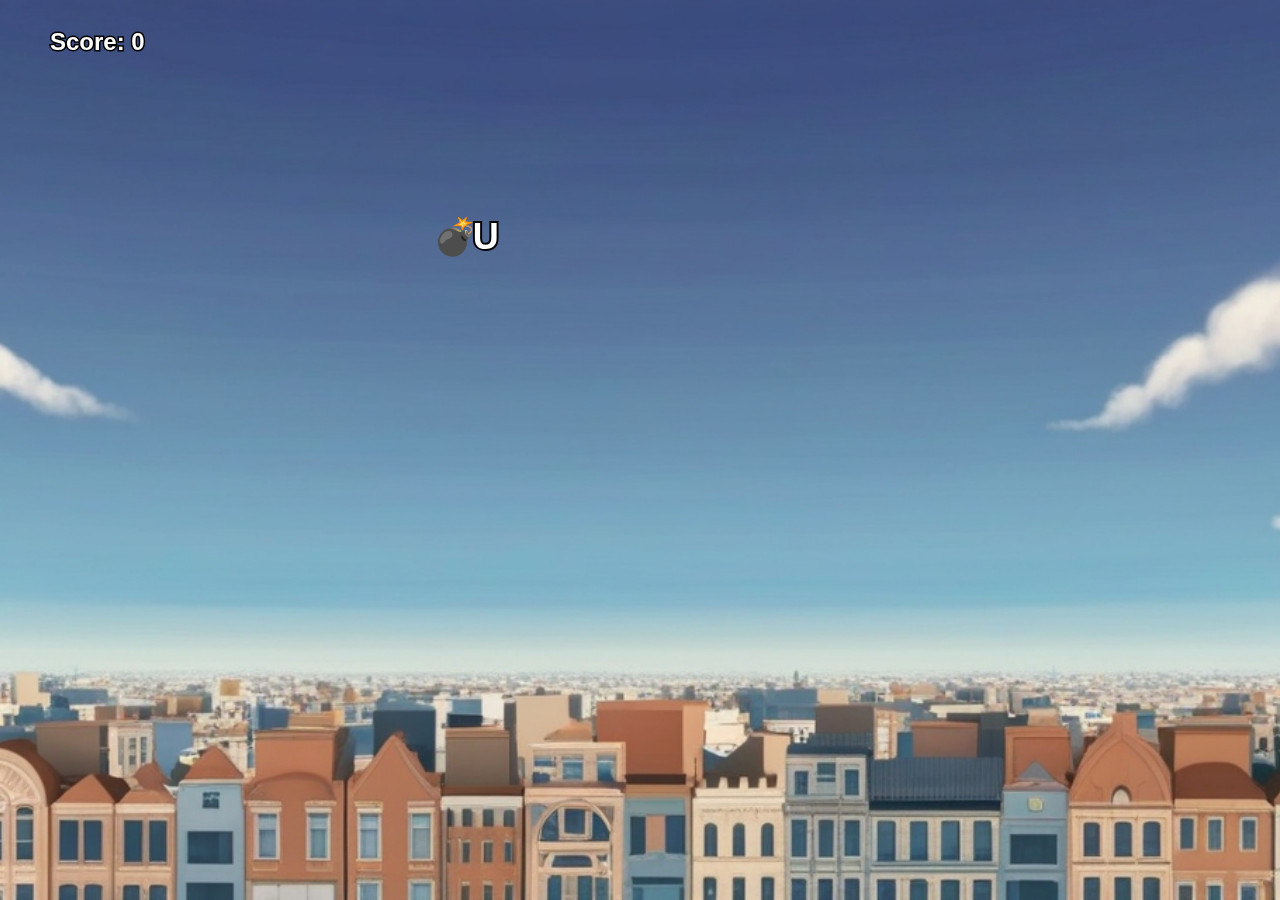
<file: bomb.html>
<!DOCTYPE html>
<html lang="en">
<head>
    <meta charset="UTF-8">
    <meta name="viewport" content="width=device-width, initial-scale=1.0">
    <title>Letter Bomb Game</title>
    <link rel="stylesheet" href="bstyle.css">
</head>
<body>
    <canvas id="gameCanvas"></canvas>
    <input type="text" id="mobileInput" autocomplete="off">
    <div id="message">
    <p>Save these buildings😲 from the bomb 💣💥 by clicking the right alphabets[A,B,C,D]</p>
    </div>
    <div id="gameOver">
        <h2>Game Over</h2>
        <p>Your score: <span id="finalScore"></span></p>
        <button onclick="restartGame()">Play Again</button>
    </div>
    <script src="bscript.js"></script>
</body>
</html>
</file>
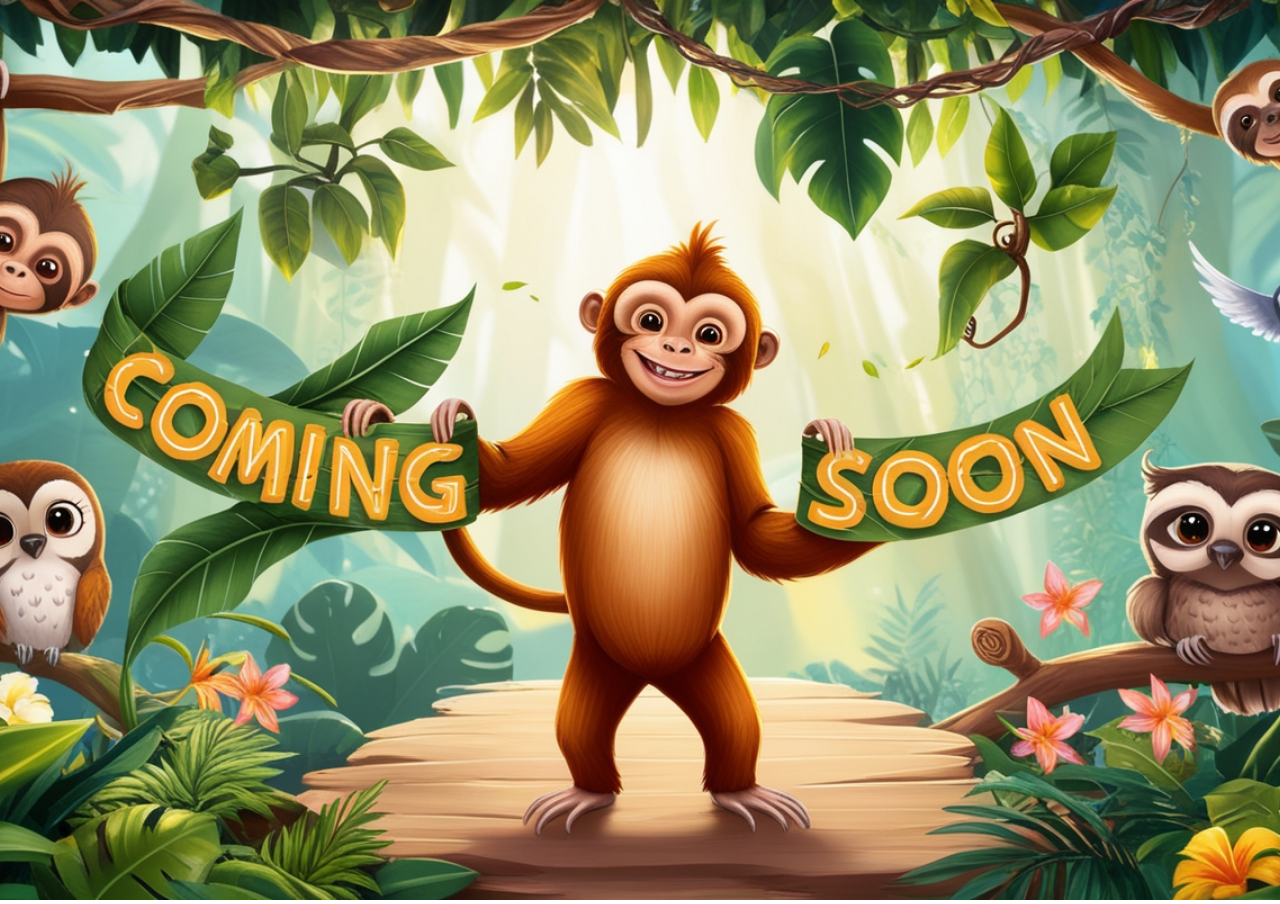
<file: comingsoon.html>
<!DOCTYPE html>
<html lang="en">
<head>
    <meta charset="UTF-8">
    <meta name="viewport" content="width=device-width, initial-scale=1.0">
    <title>Image Example</title>
    <link rel="stylesheet" href="comingstyle.css">
</head>
<body>
    <div class="image-container">
        <img src="coming soon mainpage.jpg" alt="A beautiful scenery" class="image">
    </div>
</body>
</html>
</file>
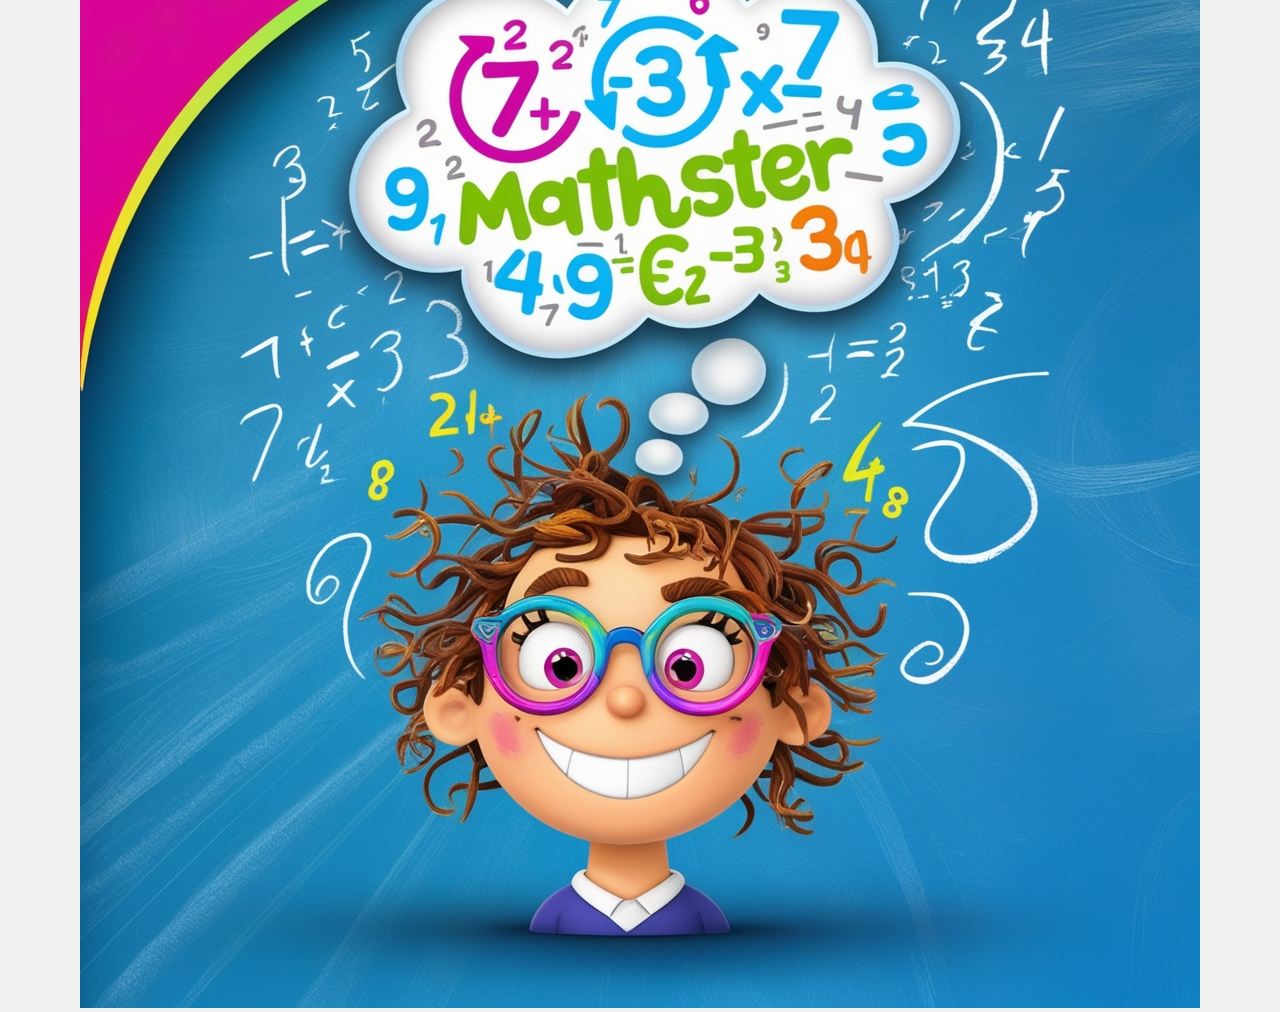
<file: extra.html>
<!DOCTYPE html>
<html lang="en">
<head>
    <meta charset="UTF-8">
    <meta name="viewport" content="width=device-width, initial-scale=1.0">
    <title>Clickable Image</title>
    <style>
        /* Optional: Add some basic styling to ensure the image is properly visible */
        body {
            display: flex;
            justify-content: center;
            align-items: center;
            height: 100vh;
            margin: 0;
            background-color: #f0f0f0;
        }
        a {
            display: block;
        }
        img {
            max-width: 100%;
            height: auto;
        }
    </style>
</head>
<body>
    <a href="../sih_project/walking_animation.html">
        <img src="maths.jpg" alt="Maths Image">
    </a>
    
</body>
</html>
</file>
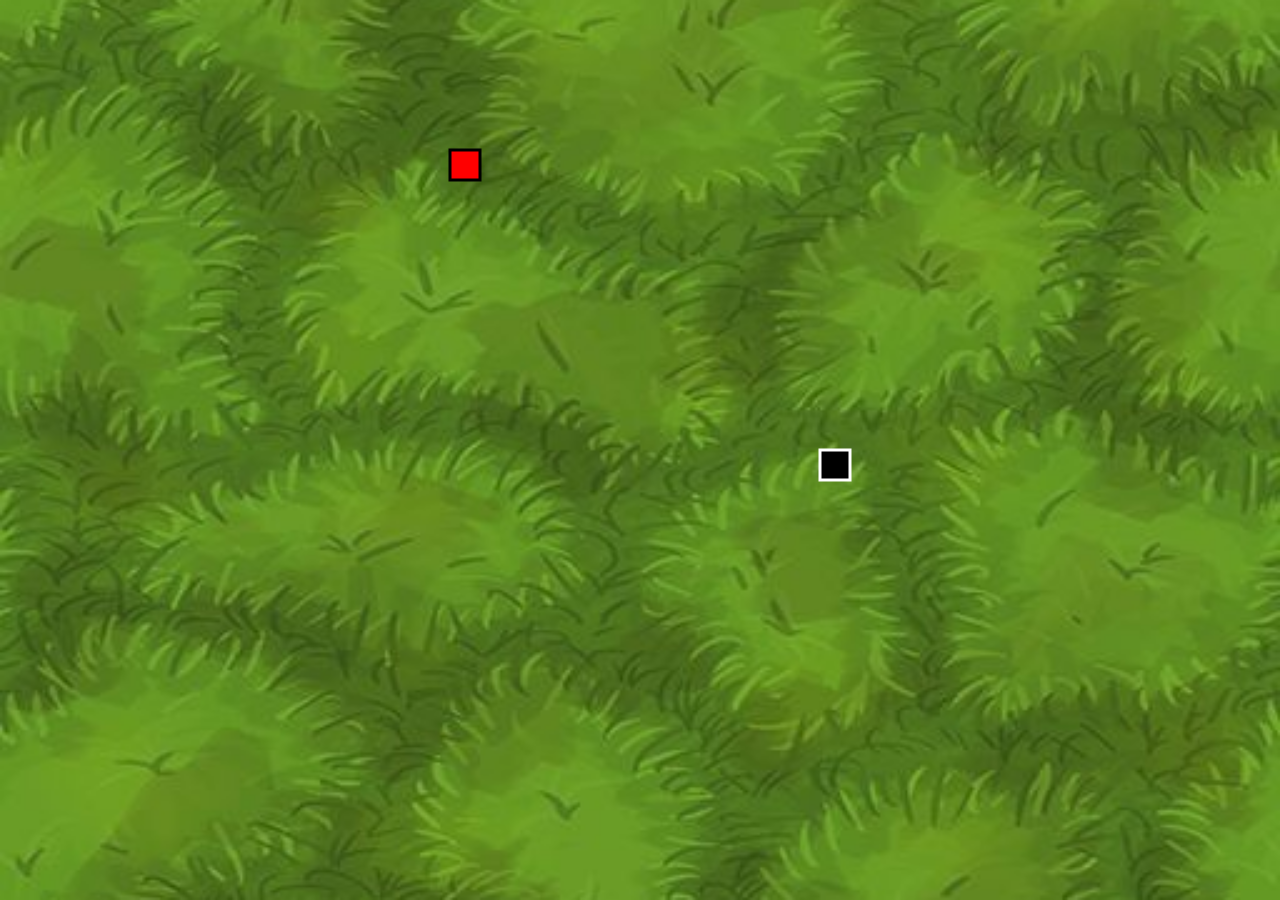
<file: Snake Game.html>
<!DOCTYPE html>
<html lang="en">
<head>
    <meta charset="UTF-8">
    <meta name="viewport" content="width=device-width, initial-scale=1.0">
    <title>Snake Game</title>
    <link rel="stylesheet" href="snakestyles.css">
</head>
<body>
    <canvas id="gameCanvas"></canvas>
    <div id="color-indicator"></div>
    <button id="restart-button" onclick="restartGame()">Restart Game</button>
    <div id="sparkles" class="falling-sparkles"></div> <!-- Sparkles container -->
    <script src="snakescript.js"></script>
</body>
</html>
</file>
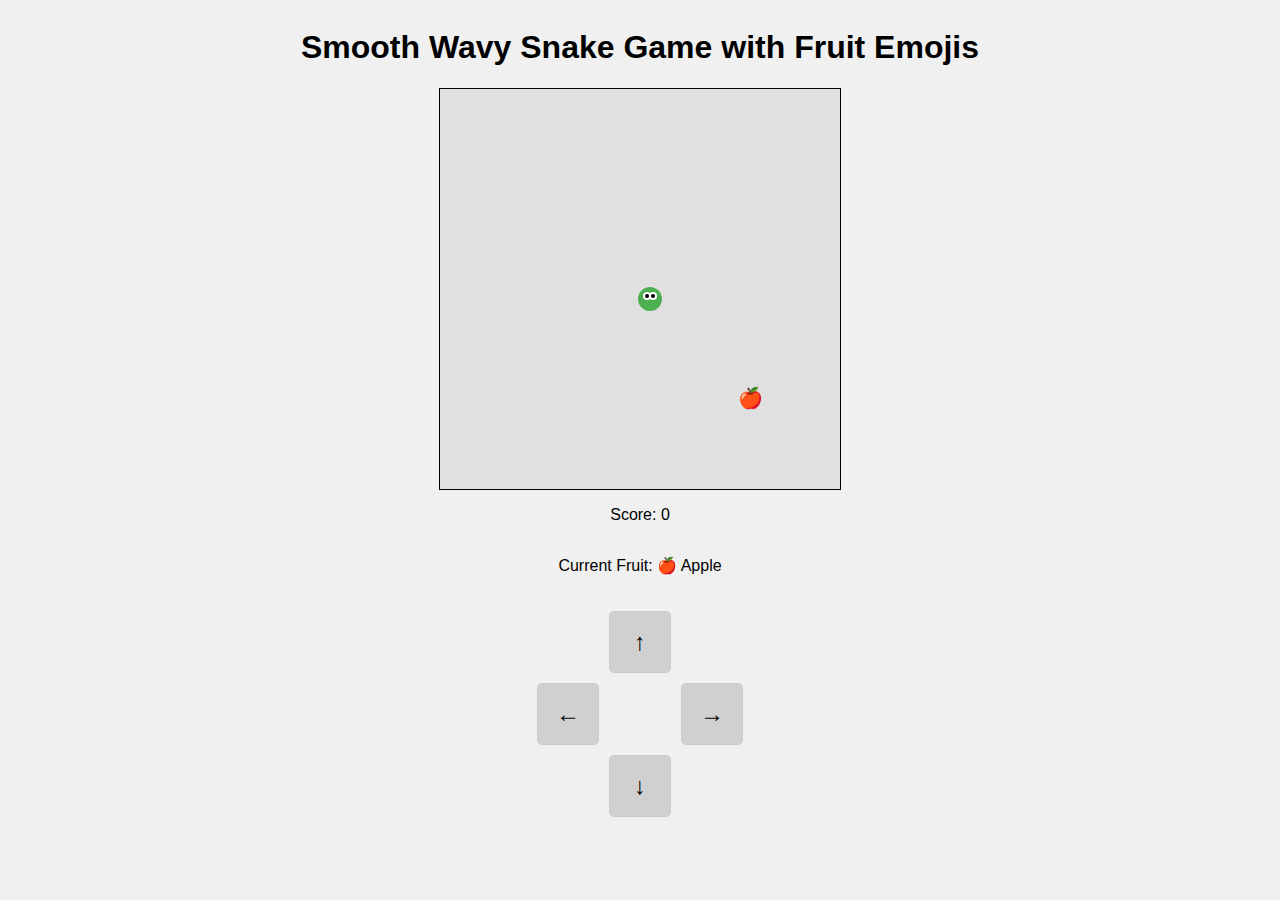
<file: snakefruit.html>
<!DOCTYPE html>
<html lang="en">
<head>
    <meta charset="UTF-8">
    <meta name="viewport" content="width=device-width, initial-scale=1.0">
    <title>Smooth Wavy Snake Game with Fruit Emojis</title>
    <link rel="stylesheet" href="sstyle.css">
</head>
<body>
    <h1>Smooth Wavy Snake Game with Fruit Emojis</h1>
    <canvas id="gameCanvas" width="400" height="400"></canvas>
    <p>Score: <span id="score">0</span></p>
    <p>Current Fruit: <span id="currentFruit"></span></p>
    <div id="controls">
        <div></div>
        <div class="control-btn" id="upBtn">↑</div>
        <div></div>
        <div class="control-btn" id="leftBtn">←</div>
        <div></div>
        <div class="control-btn" id="rightBtn">→</div>
        <div></div>
        <div class="control-btn" id="downBtn">↓</div>
        <div></div>
    </div>
    <script src="sscript.js"></script>
</body>
</html>
</file>
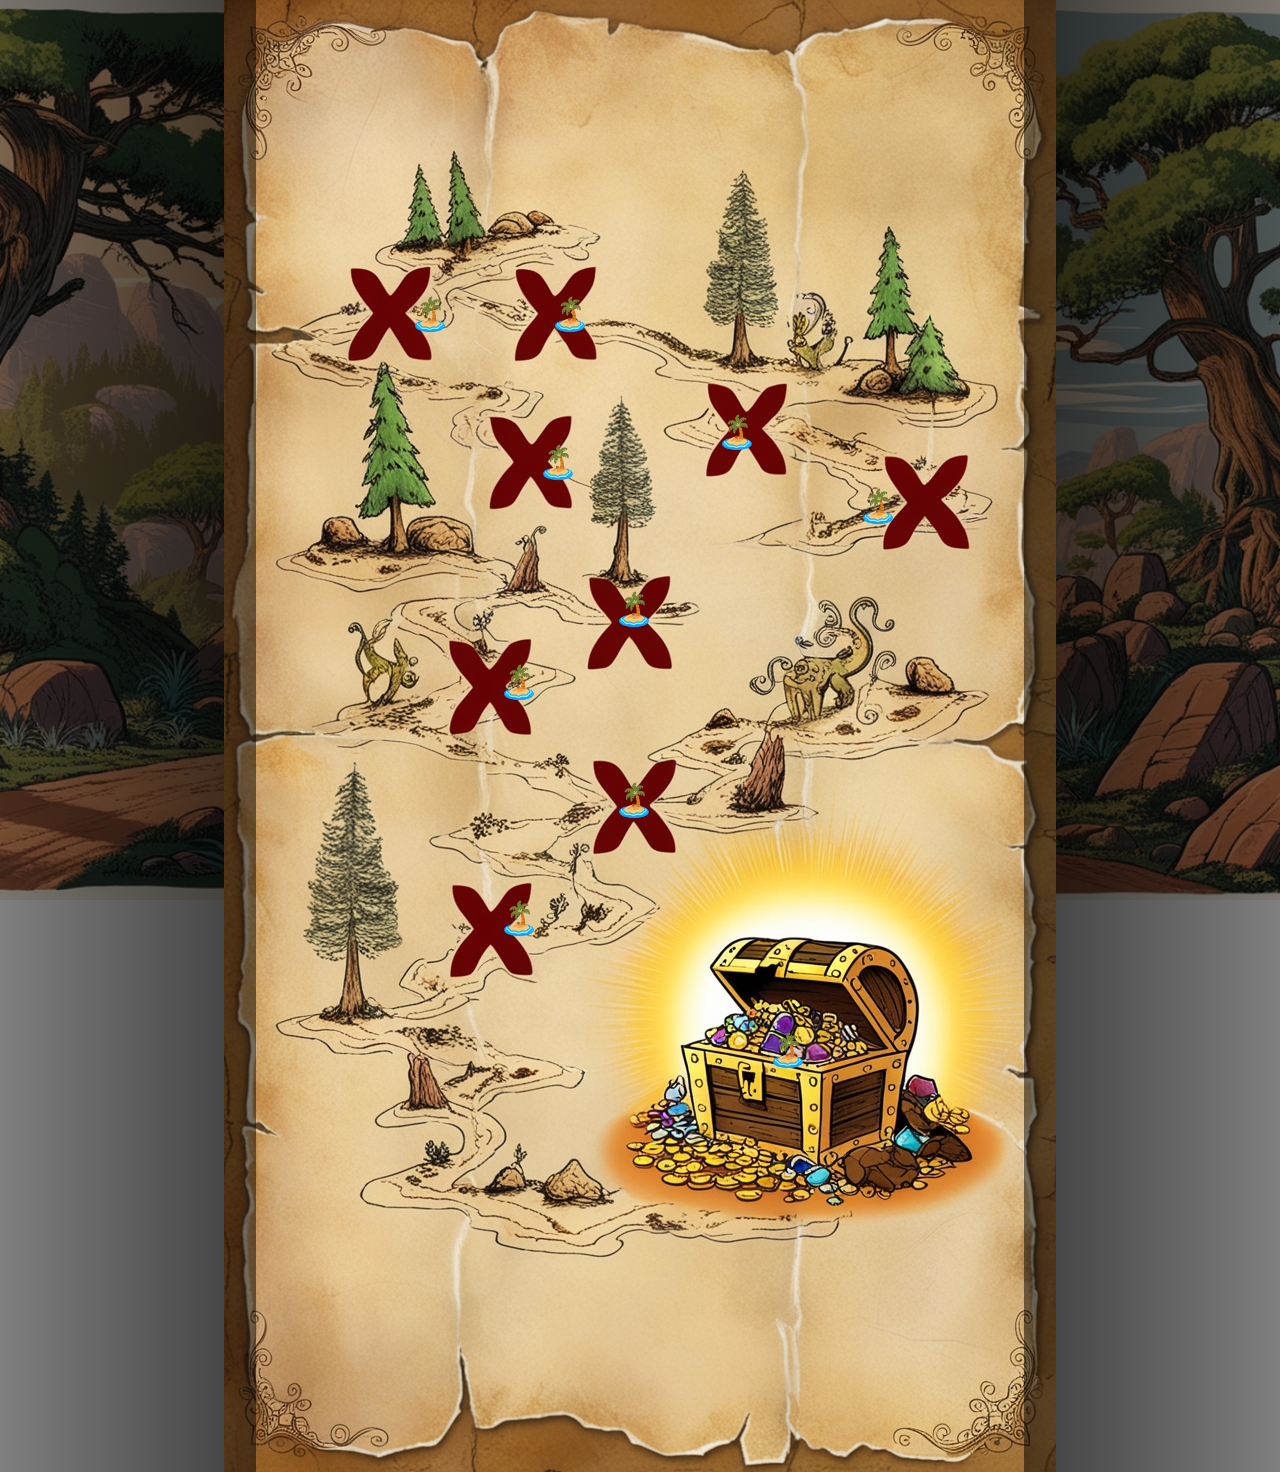
<file: videogamessection.html>
<!DOCTYPE html>
<html lang="en">
<head>
    <meta charset="UTF-8">
    <meta name="viewport" content="width=device-width, initial-scale=1.0">
    <title>Treasure Map</title>
    <link rel="stylesheet" href="vstyle.css">
</head>
<body>
    <div class="map-container">

        <a href="../sih_project/walking_animation.html">
            <div id="marker1" class="marker">
            <img src="maths.jpg" alt="Maths Image">
            </div>
        </a>
        
        <a href="../sih project2/Snake Game.html">
            <div id="marker2" class="marker">
            <img src="colours.jpg" >
            </div>
        </a>
        <a href="../wordbomb sih/bomb.html">
            <div id="marker3" class="marker">
            <img src="words.jpg" >
            </div>
        </a>
        <a href="../snake fruit sih/snakefruit.html">
            <div id="marker4" class="marker">
            <img src="fruits.jpg" >
            </div>
        </a>
        <a href="../snake fruit sih/snakefruit.html">
            <div id="marker5" class="marker">
            <img src="animal.jpg" >
            </div>
        </a>
        
        <!-- Marker 6 -->
        <div id="marker6" class="marker">
            <img src="coming soon.jpg" alt="Treasure">
        </div>
        <!-- Marker 7 -->
        <div id="marker7" class="marker">
            <img src="coming soon.jpg" alt="Treasure">
        </div>
        <div id="marker8" class="marker">
            <img src="coming soon.jpg" alt="Treasure">
        </div>
        <div id="marker9" class="marker">
            <img src="coming soon.jpg" alt="Treasure">
        </div>
        <div id="marker10" class="marker">
            <img src="coming soon.jpg" alt="Treasure">
        </div>
    </div>

    <script src="vscript.js"></script>
</body>
</html>
</file>
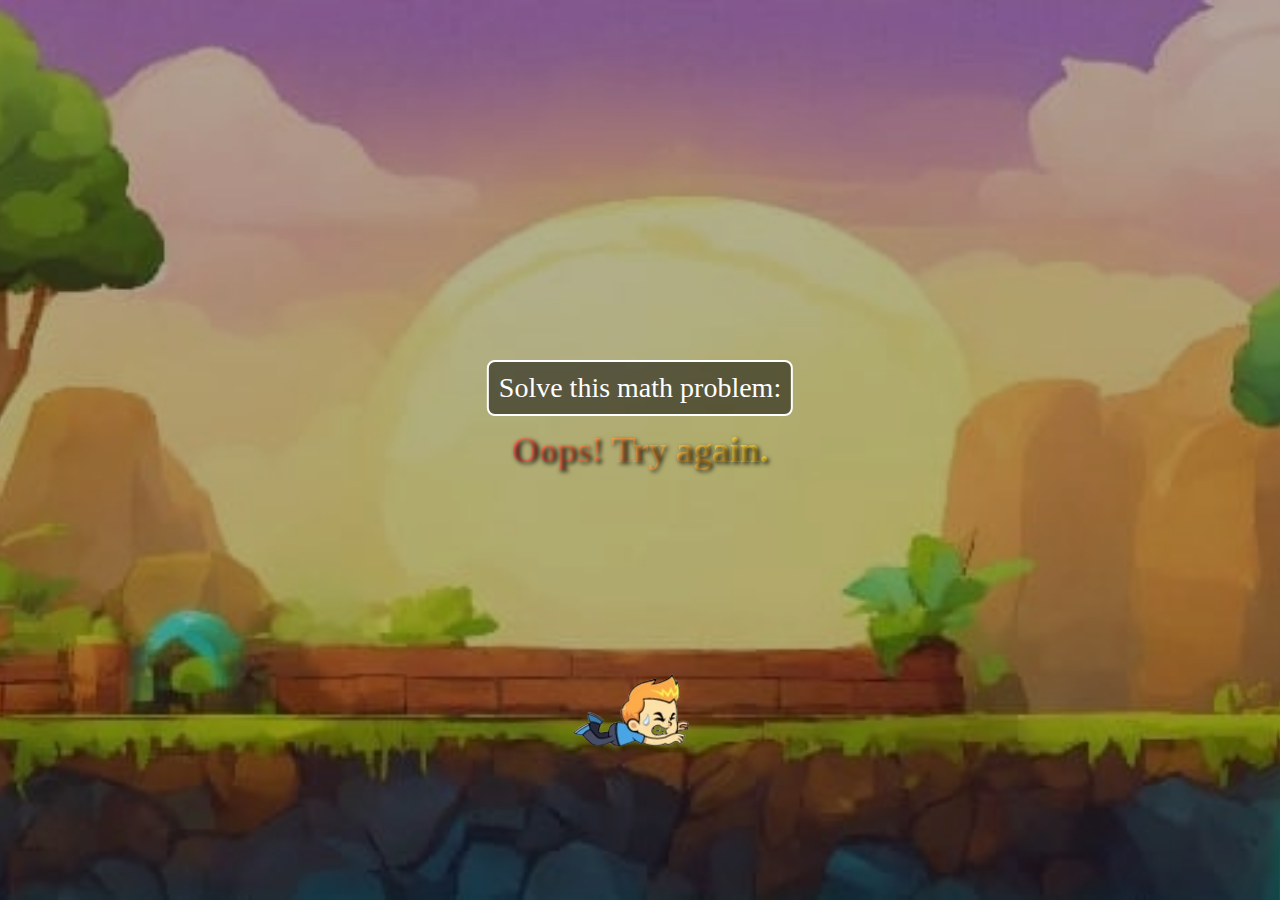
<file: walking_animation.html>
<!DOCTYPE html>
<html lang="en">
<head>
  <meta charset="UTF-8">
  <meta name="viewport" content="width=device-width, initial-scale=1.0">
  <title>Boy Animation with Feedback</title>
  <link rel="stylesheet" href="wstyle.css">
</head>
<body>
  <div class="container">
    <div class="background"></div>
    <div class="boy"></div>
    <div class="boy-jumping-with-joy"></div>
    <div class="boy-fell-down"></div>
    <div class="message"></div>
    <div class="question-container">
      <div class="question">Solve this math problem:</div>
    </div>
    <div class="sparkles"></div> <!-- Sparkles container -->
  </div>
  <script src="wscript.js"></script>
</body>
</html>
</file>
<file: bstyle.css>
body, html {
    margin: 0;
    padding: 0;
    width: 100%;
    height: 100%;
    overflow: hidden;
    font-family: Arial, sans-serif;
    background: url('bomb image.jpg') no-repeat center center fixed; /* Replace with your image path */
    background-size: cover; /* Ensure the image covers the whole background */
}

canvas {
    display: block;
    position: absolute;
    top: 0;
    left: 0;
    width: 100%; /* Ensure the canvas covers the entire viewport */
    height: 100%; /* Ensure the canvas covers the entire viewport */
}

#message {
    position: absolute;
    top: 10%;
    left: 50%;
    transform: translateX(-50%);
    background-color: rgba(0, 0, 0, 0.7);
    color: white;
    padding: 10px;
    border-radius: 10px;
    text-align: center;
    display: none; /* Initially hidden */
}

#gameOver {
    position: absolute;
    top: 50%;
    left: 50%;
    transform: translate(-50%, -50%);
    background-color: rgba(0, 0, 0, 0.8);
    color: white;
    padding: 20px;
    border-radius: 10px;
    text-align: center;
    display: none; /* Initially hidden */
}

button {
    margin-top: 10px;
    padding: 5px 10px;
    font-size: 16px;
}

#mobileInput {
    position: absolute;
    top: -100px;
    left: -100px;
    width: 1px;
    height: 1px;
    opacity: 0;
}

.explosion {
    position: absolute;
    font-size: 50px;
    pointer-events: none;
    transform: translate(-50%, -50%);
    animation: explode 0.5s forwards;
}

@keyframes explode {
    0% {
        transform: scale(1);
        opacity: 1;
    }
    100% {
        transform: scale(2);
        opacity: 0;
    }
}
</file>
<file: comingstyle.css>
body, html {
    margin: 0;
    padding: 0;
    height: 100%;
}

.image-container {
    position: absolute;
    top: 0;
    left: 0;
    width: 100%;
    height: 100%;
}

.image {
    width: 100%;
    height: 100%;
    object-fit: cover; /* Ensures the image covers the full area without stretching */
}
</file>
<file: snakestyles.css>
body {
    margin: 0;
    overflow: hidden;
    font-family: Arial, sans-serif;
    background: url(Monster\ Odyssey.jpeg) no-repeat center center fixed;
    background-size: cover; /* Adjusts the background image to cover the entire viewport */
}

#color-indicator {
    position: fixed;
    top: 50%;
    left: 50%;
    transform: translate(-50%, -50%);
    font-size: 48px; /* Increase font size */
    font-weight: bold;
    color: white;
    display: none; /* Hidden by default */
    z-index: 1; /* Ensure it's on top of other elements */
    padding: 20px; /* Add padding for better visibility */
    background-color: rgba(0, 0, 0, 0.7); /* Add background for better contrast */
    border-radius: 10px; /* Add border radius for rounded corners */
}

#restart-button {
    position: fixed;
    top: 50%;
    left: 50%;
    transform: translate(-50%, -50%);
    padding: 10px 20px;
    font-size: 18px;
    background-color: #4CAF50;
    color: white;
    border: none;
    border-radius: 5px;
    cursor: pointer;
    display: none; /* Hidden by default */
    z-index: 1; /* Ensure it's on top of other elements */
}

#restart-button:hover {
    background-color: #45a049;
}

canvas {
    position: absolute;
    top: 0;
    left: 0;
    width: 100%;
    height: 100%;
    background: none; /* Ensures the canvas background is transparent */
}

#sparkles {
    position: absolute;
    top: 0;
    left: 0;
    width: 100%;
    height: 100%;
    pointer-events: none; /* Make sure sparkles don't interfere with user interactions */
    overflow: hidden;
    z-index: 1; /* Ensure it's on top of the canvas and behind the color indicator */
}

.sparkle {
    position: absolute;
    width: 10px;
    height: 10px;
    border-radius: 50%;
    opacity: 0.8;
    animation: sparkle-fall 3s linear infinite;
}

@keyframes sparkle-fall {
    from {
        transform: translateY(-100px); /* Start above the viewport */
        opacity: 1;
    }
    to {
        transform: translateY(calc(100vh + 10px)); /* End below the viewport */
        opacity: 0;
    }
}
</file>
<file: sstyle.css>
body {
    display: flex;
    flex-direction: column;
    align-items: center;
    font-family: Arial, sans-serif;
    background-color: #f0f0f0;
}
canvas {
    border: 1px solid black;
    background-color: #e0e0e0;
}
#controls {
    display: grid;
    grid-template-columns: repeat(3, 1fr);
    gap: 10px;
    margin-top: 20px;
}
.control-btn {
    width: 60px;
    height: 60px;
    font-size: 24px;
    display: flex;
    justify-content: center;
    align-items: center;
    background-color: #d0d0d0;
    border: 1px solid #ccc;
    border-radius: 5px;
    cursor: pointer;
    user-select: none;
}
</file>
<file: vstyle.css>
body, html {
    margin: 0;
    padding: 0;
    height: 100%;
    overflow-x: hidden; /* Prevent horizontal scrolling */
    overflow-y: auto;   /* Allow vertical scrolling */
    background-image: url('rocky scenery.jpg'); /* Adjust path as needed */
    background-size: cover; /* Ensure the image covers the viewport */
    background-position: center; /* Center the background image */
    background-attachment: fixed; /* Keep the background image fixed */
}

.map-container {
    position: relative;
    width: 100vw;  /* Full viewport width */
    min-height: 100vh; /* Minimum height to cover the viewport */
    background-image: url('treasure_map.jpg');
    background-size: contain; /* Ensure the image fits within the viewport */
    background-position: center; /* Center the background image */
    background-repeat: no-repeat; /* Prevent tiling of the background image */
    background-color: rgba(0, 0, 0, 0.5); /* Optional: Add a semi-transparent black background */
}

.map-container::before,
.map-container::after {
    content: '';
    position: absolute;
    top: 0;
    width: 20vw; /* Adjust width as needed */
    height: 100%;
    background: linear-gradient(to right, rgba(0, 0, 0, 0) 0%, rgba(0, 0, 0, 0.5) 100%);
    z-index: 5; /* Ensure the gradient is above the background image */
}

.map-container::before {
    left: 0;
}

.map-container::after {
    right: 0;
    background: linear-gradient(to left, rgba(0, 0, 0, 0) 0%, rgba(0, 0, 0, 0.5) 100%);
}

/* Marker styles */
.marker {
    position: absolute;
    width: 40px;
    height: 40px;
    display: flex;
    justify-content: center;
    align-items: center;
    cursor: pointer;
    transition: transform 0.3s ease-in-out;
}

.marker:hover {
    transform: scale(1.2);
}

.marker::after {
    content: '🏝️';
    font-size: 2rem;
    animation: glow 1s infinite alternate;
}

@keyframes glow {
    from {
        text-shadow: 0 0 5px #ff9900, 0 0 10px #ff9900, 0 0 15px #ff9900, 0 0 20px #ff9900;
    }
    to {
        text-shadow: 0 0 10px #ff0000, 0 0 20px #ff0000, 0 0 30px #ff0000, 0 0 40px #ff0000;
    }
}

/* Image styles: make images round and vanish unless hovered */
.marker img {
    position: absolute;
    width: 200px;
    height: auto;
    opacity: 0; /* Image is hidden by default */
    border-radius: 50%; /* Make the image round */
    transition: opacity 0.3s ease-in-out;
    z-index: 10;
}

.marker:hover img {
    opacity: 1; /* Image becomes visible when hovered */
}

/* Marker positions (customize these to match the "X" marks on your image) */
#marker1 { top: 20%; left: 32%; }
#marker2 { top: 20%; left: 43%; }
#marker3 { top: 28%; left: 56%; }
#marker4 { top: 30%; left: 42%; }
#marker5 { top: 33%; left: 67%; }
#marker6 { top: 40%; left: 48%; }
#marker7 { top: 45%; left: 39%; }
#marker8 { top: 53%; left: 48%; }
#marker9 { top: 61%; left: 39%; }
#marker10 { top: 70%; left: 60%; }
</file>
<file: wstyle.css>
body {
  margin: 0;
  padding: 0;
  overflow: hidden;
}

.container {
  position: relative;
  width: 100%;
  height: 100vh;
  overflow: hidden;
}

.background {
  position: absolute;
  top: 0;
  left: 0;
  width: 100%;
  height: 100%;
  background-image: url('background.jpg');
  background-size: cover;
  background-position: center center;
  filter: brightness(0.7);
  animation: moveBackground 10s linear infinite; /* Changed duration to 10s */
  animation-play-state: running;
}

.boy, .boy-jumping-with-joy, .boy-fell-down {
  position: absolute;
  left: 50%;
  width: 150px;
  height: 150px;
  background-size: contain;
  background-repeat: no-repeat;
  transform: translateX(-50%);
}

.boy {
  bottom: 20%;
  animation: runAnimation 1s steps(2) infinite;
}

.boy-jumping-with-joy {
  bottom: 30%;
  background-image: url('jumping.png');
  display: none;
}

.boy-fell-down {
  bottom: 10%;
  background-image: url('felldown.png');
  display: none;
}

.message {
  position: absolute;
  top: 50%;
  left: 50%;
  transform: translate(-50%, -50%);
  font-size: 36px;
  font-weight: bold;
  background: linear-gradient(45deg, #ff6f61, #ffeb3b);
  -webkit-background-clip: text;
  -webkit-text-fill-color: transparent;
  text-shadow: 2px 2px 4px rgba(0, 0, 0, 0.7);
  opacity: 0;
  transition: opacity 0.5s ease-in-out;
}

.message.correct {
  opacity: 1;
  animation: fadeIn 1s;
}

.message.incorrect {
  opacity: 1;
  animation: fadeIn 1s;
}

.question-container {
  position: absolute;
  top: 40%;
  left: 50%;
  transform: translateX(-50%);
  padding: 10px;
  border: 2px solid #fff;
  border-radius: 8px;
  background: rgba(0, 0, 0, 0.5);
}

.question {
  font-size: 28px;
  color: #fff;
  text-align: center;
}

.sparkles {
  position: absolute;
  top: 0;
  left: 0;
  width: 100%;
  height: 100%;
  pointer-events: none;
  overflow: hidden;
  display: none;
}

.sparkle {
  position: absolute;
  width: 10px;
  height: 10px;
  background-color: #ffd700;
  border-radius: 50%;
  opacity: 0;
  animation: fall 1.5s linear forwards, sparkleFadeIn 0.3s ease-in-out;
}

@keyframes moveBackground {
  0% {
    background-position: 0 0; /* Start from the left edge */
  }
  100% {
    background-position: 100% 0; /* Move to the right edge */
  }
}


@keyframes runAnimation {
  0% {
    background-image: url('running1.png');
  }
  50% {
    background-image: url('running2.png');
  }
  100% {
    background-image: url('running1.png');
  }
}

@keyframes fadeIn {
  from {
    opacity: 0;
  }
  to {
    opacity: 1;
  }
}

@keyframes fall {
  0% {
    transform: translateY(0);
    opacity: 1;
  }
  100% {
    transform: translateY(100vh);
    opacity: 0;
  }
}

@keyframes sparkleFadeIn {
  from {
    opacity: 0;
  }
  to {
    opacity: 1;
  }
}

@media (max-width: 768px) {
  .background {
    background-size: contain;
    background-position: top center;
  }
}
</file>
